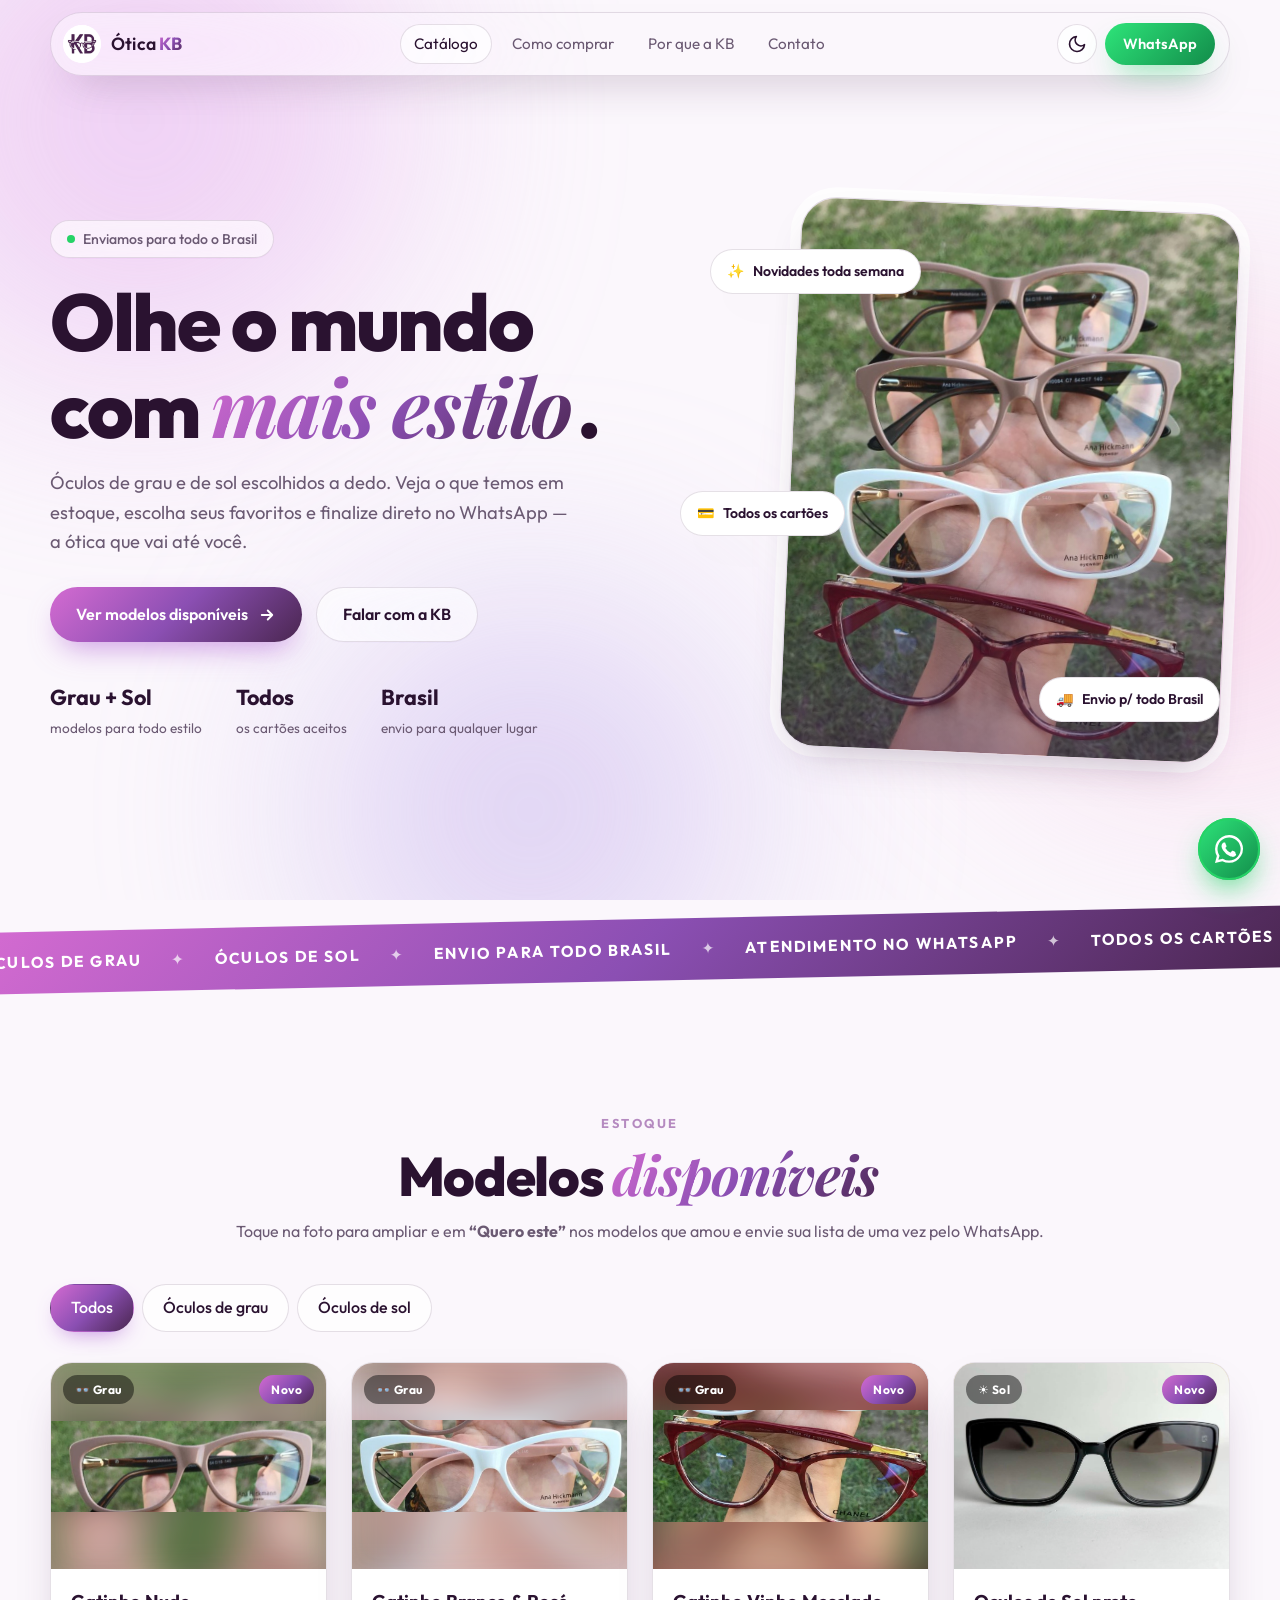
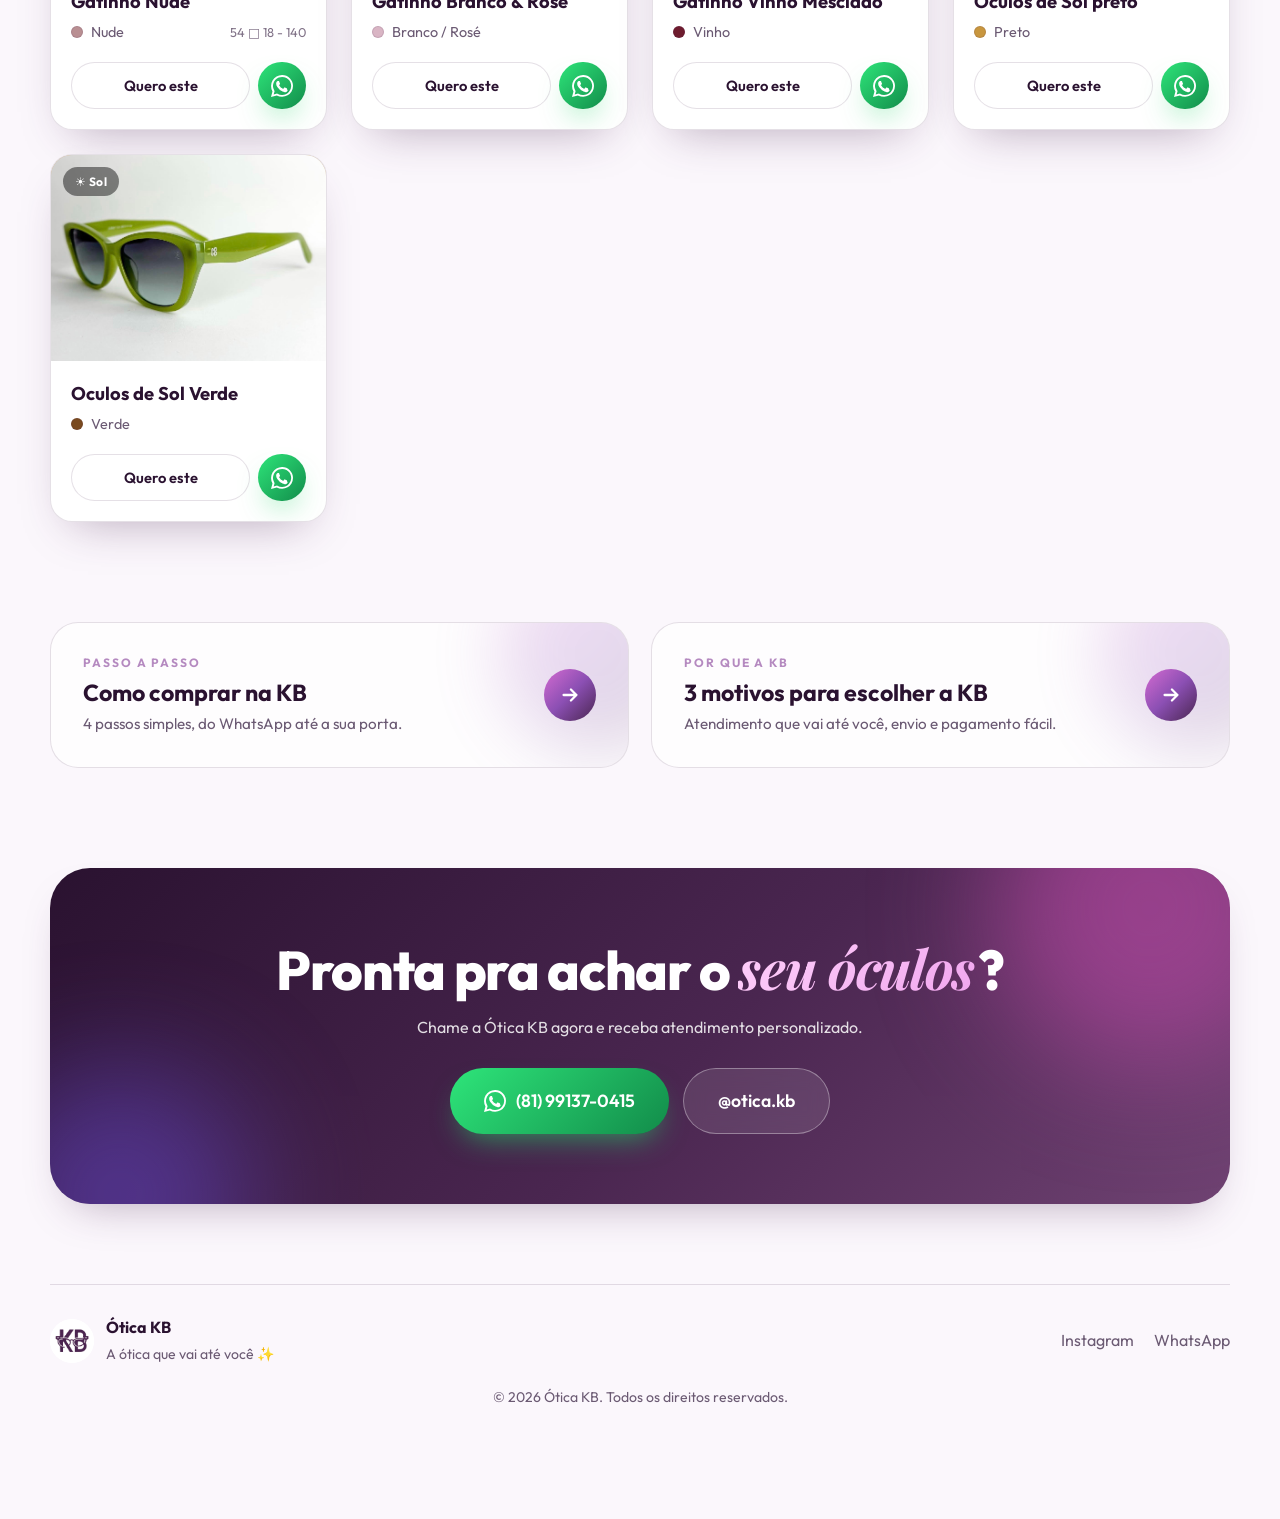
<file: index.html>
<!DOCTYPE html>
<html lang="pt-BR" data-theme="dark">
<head>
  <meta charset="UTF-8" />
  <meta name="viewport" content="width=device-width, initial-scale=1, viewport-fit=cover" />
  <title>Ótica KB — A ótica que vai até você</title>
  <meta name="description" content="Óculos de grau e de sol com envio para todo o Brasil. Escolha seus modelos e peça pelo WhatsApp. Aceitamos todos os cartões." />
  <meta name="theme-color" content="#1a0d1f" />
  <link rel="icon" href="/favicon.ico" sizes="any" />
  <link rel="icon" type="image/png" sizes="32x32" href="/favicon-32x32.png" />
  <link rel="icon" type="image/png" sizes="192x192" href="/icon-192.png" />
  <link rel="apple-touch-icon" href="/apple-touch-icon.png" />
  <meta property="og:type" content="website" />
  <meta property="og:image:width" content="1200" />
  <meta property="og:image:height" content="630" />
  <meta name="twitter:card" content="summary_large_image" />
  <meta property="og:title" content="Ótica KB — A ótica que vai até você" />
  <meta property="og:description" content="Óculos de grau e sol. Enviamos para todo o Brasil." />
  <meta property="og:image" content="https://oticakb.onrender.com/assets/og.jpg" />
  <link rel="preconnect" href="https://fonts.googleapis.com" />
  <link rel="preconnect" href="https://fonts.gstatic.com" crossorigin />
  <link href="https://fonts.googleapis.com/css2?family=Outfit:wght@400;600;800&family=Playfair+Display:ital,wght@1,600;1,700&display=swap" rel="stylesheet" />
  <link rel="stylesheet" href="style.css?v=2" />
  <script>
    try {
      var t = localStorage.getItem("kb-theme");
      if (!t) t = window.matchMedia("(prefers-color-scheme: light)").matches ? "light" : "dark";
      document.documentElement.setAttribute("data-theme", t);
    } catch (e) {}
  </script>
</head>
<body>
  <div class="bg-orbs" aria-hidden="true">
    <span class="orb o1"></span><span class="orb o2"></span><span class="orb o3"></span>
  </div>

  <header class="nav" id="nav">
    <a href="#inicio" class="brand" aria-label="Ótica KB">
      <img src="assets/logo.png" alt="" class="brand-logo" />
      <span class="brand-name">Ótica <b>KB</b></span>
    </a>
    <nav class="nav-links" id="navLinks">
      <a href="#catalogo" class="active">Catálogo</a>
      <a href="como-comprar.html">Como comprar</a>
      <a href="por-que-a-kb.html">Por que a KB</a>
      <a href="#contato">Contato</a>
    </nav>
    <div class="nav-actions">
      <button class="icon-btn" id="themeBtn" aria-label="Alternar tema claro/escuro" title="Alternar tema">
        <svg class="i-sun" viewBox="0 0 24 24" width="20" height="20" fill="none" stroke="currentColor" stroke-width="2" stroke-linecap="round"><circle cx="12" cy="12" r="4"/><path d="M12 2v2M12 20v2M4.9 4.9l1.4 1.4M17.7 17.7l1.4 1.4M2 12h2M20 12h2M4.9 19.1l1.4-1.4M17.7 6.3l1.4-1.4"/></svg>
        <svg class="i-moon" viewBox="0 0 24 24" width="20" height="20" fill="none" stroke="currentColor" stroke-width="2" stroke-linecap="round" stroke-linejoin="round"><path d="M21 12.8A9 9 0 1 1 11.2 3a7 7 0 0 0 9.8 9.8z"/></svg>
      </button>
      <a class="btn btn-wpp btn-sm" href="#" data-wpp="Olá! Vim pelo site da Ótica KB e gostaria de mais informações 😊" target="_blank" rel="noopener">WhatsApp</a>
      <button class="icon-btn menu-btn" id="menuBtn" aria-label="Abrir menu">
        <svg viewBox="0 0 24 24" width="22" height="22" fill="none" stroke="currentColor" stroke-width="2" stroke-linecap="round"><path d="M4 7h16M4 12h16M4 17h16"/></svg>
      </button>
    </div>
  </header>

  <main>
    <section class="hero" id="inicio">
      <div class="hero-text reveal">
        <span class="pill"><i class="dot"></i> Enviamos para todo o Brasil</span>
        <h1>Olhe o mundo com <em>mais estilo</em>.</h1>
        <p class="lead">Óculos de grau e de sol escolhidos a dedo. Veja o que temos em estoque, escolha seus favoritos e finalize direto no WhatsApp — a ótica que vai até você.</p>
        <div class="hero-cta">
          <a href="#catalogo" class="btn btn-primary">Ver modelos disponíveis
            <svg viewBox="0 0 24 24" width="18" height="18" fill="none" stroke="currentColor" stroke-width="2.5" stroke-linecap="round" stroke-linejoin="round"><path d="M5 12h14M13 6l6 6-6 6"/></svg>
          </a>
          <a href="#" class="btn btn-ghost" data-wpp="Olá! Vim pelo site da Ótica KB e quero ajuda para escolher meu óculos 😊" target="_blank" rel="noopener">Falar com a KB</a>
        </div>
        <ul class="hero-stats">
          <li><b>Grau + Sol</b><span>modelos para todo estilo</span></li>
          <li><b>Todos</b><span>os cartões aceitos</span></li>
          <li><b>Brasil</b><span>envio para qualquer lugar</span></li>
        </ul>
      </div>

      <div class="hero-visual reveal" style="--d:.15s">
        <div class="photo-frame">
          <img src="assets/hero.jpg" alt="Armações de óculos de grau da Ótica KB" />
        </div>
        <div class="float-chip chip-a"><span>✨</span> Novidades toda semana</div>
        <div class="float-chip chip-b"><span>💳</span> Todos os cartões</div>
        <div class="float-chip chip-c"><span>🚚</span> Envio p/ todo Brasil</div>
      </div>
    </section>

    <div class="marquee" aria-hidden="true">
      <div class="marquee-track">
        <span>ÓCULOS DE GRAU</span><i>✦</i><span>ÓCULOS DE SOL</span><i>✦</i><span>ENVIO PARA TODO BRASIL</span><i>✦</i><span>ATENDIMENTO NO WHATSAPP</span><i>✦</i><span>TODOS OS CARTÕES</span><i>✦</i>
        <span>ÓCULOS DE GRAU</span><i>✦</i><span>ÓCULOS DE SOL</span><i>✦</i><span>ENVIO PARA TODO BRASIL</span><i>✦</i><span>ATENDIMENTO NO WHATSAPP</span><i>✦</i><span>TODOS OS CARTÕES</span><i>✦</i>
      </div>
    </div>

    <section class="section" id="catalogo">
      <div class="section-head reveal">
        <span class="eyebrow">Estoque</span>
        <h2>Modelos <em>disponíveis</em></h2>
        <p>Toque na foto para ampliar e em <b>“Quero este”</b> nos modelos que amou e envie sua lista de uma vez pelo WhatsApp.</p>
      </div>

      <div class="toolbar reveal">
        <div class="filters" id="filters" role="group" aria-label="Filtrar por tipo">
          <button class="chip active" data-filter="todos">Todos</button>
          <button class="chip" data-filter="grau">Óculos de grau</button>
          <button class="chip" data-filter="sol">Óculos de sol</button>
        </div>
        <div class="tools-right" id="tools">
          <label class="switch">
            <input type="checkbox" id="onlyStock" checked />
            <span class="slider"></span>
            <span class="switch-label">Só disponíveis</span>
          </label>
          <div class="search">
            <svg viewBox="0 0 24 24" width="18" height="18" fill="none" stroke="currentColor" stroke-width="2" stroke-linecap="round"><circle cx="11" cy="11" r="7"/><path d="M20 20l-3.5-3.5"/></svg>
            <input type="search" id="search" placeholder="Buscar modelo ou cor…" aria-label="Buscar" />
          </div>
        </div>
      </div>

      <p class="note" id="grauNote" hidden>👓 <b>Óculos de grau:</b> depois de escolher a armação, mande uma foto da sua receita pelo WhatsApp.</p>
      <div class="grid" id="grid" aria-live="polite"></div>
      <p class="empty" id="empty" hidden>Nenhum modelo encontrado. Chama a gente no WhatsApp que a gente te ajuda! 💜</p>
    </section>

    <section class="quick">
      <a href="como-comprar.html" class="quick-card glass reveal">
        <div><small>Passo a passo</small><h3>Como comprar na KB</h3><p>4 passos simples, do WhatsApp até a sua porta.</p></div>
        <span class="quick-arrow"><svg viewBox="0 0 24 24" width="22" height="22" fill="none" stroke="currentColor" stroke-width="2.5" stroke-linecap="round" stroke-linejoin="round"><path d="M5 12h14M13 6l6 6-6 6"/></svg></span>
      </a>
      <a href="por-que-a-kb.html" class="quick-card glass reveal" style="--d:.1s">
        <div><small>Por que a KB</small><h3>3 motivos para escolher a KB</h3><p>Atendimento que vai até você, envio e pagamento fácil.</p></div>
        <span class="quick-arrow"><svg viewBox="0 0 24 24" width="22" height="22" fill="none" stroke="currentColor" stroke-width="2.5" stroke-linecap="round" stroke-linejoin="round"><path d="M5 12h14M13 6l6 6-6 6"/></svg></span>
      </a>
    </section>

    <section class="cta reveal" id="contato">
      <div class="cta-inner">
        <h2>Pronta pra achar o <em>seu óculos</em>?</h2>
        <p>Chame a Ótica KB agora e receba atendimento personalizado.</p>
        <div class="cta-actions">
          <a href="#" class="btn btn-wpp btn-lg" data-wpp="Olá! Vim pelo site da Ótica KB e quero escolher meu óculos 😊" target="_blank" rel="noopener">
            <svg viewBox="0 0 24 24" width="22" height="22" fill="currentColor"><path d="M20.5 3.5A11.8 11.8 0 0 0 12 0 12 12 0 0 0 1.6 17.9L0 24l6.3-1.6A12 12 0 0 0 24 12a11.8 11.8 0 0 0-3.5-8.5zM12 21.9a9.9 9.9 0 0 1-5-1.4l-.4-.2-3.7 1 1-3.6-.2-.4A9.9 9.9 0 1 1 12 21.9zm5.4-7.4c-.3-.1-1.8-.9-2-1s-.5-.1-.7.1-.8 1-1 1.2-.4.2-.7.1a8 8 0 0 1-4-3.5c-.3-.5.3-.5.8-1.6a.6.6 0 0 0 0-.6c-.1-.1-.7-1.6-.9-2.2s-.5-.5-.7-.5h-.6a1.2 1.2 0 0 0-.9.4 3.7 3.7 0 0 0-1.1 2.7 6.4 6.4 0 0 0 1.3 3.4 14.7 14.7 0 0 0 5.7 5c2.1.9 2.9.8 3.4.7a2.9 2.9 0 0 0 1.9-1.3 2.3 2.3 0 0 0 .2-1.3c-.1-.1-.3-.2-.6-.3z"/></svg>
            <span>(81) 99137-0415</span>
          </a>
          <a href="https://www.instagram.com/otica.kb" class="btn btn-ghost btn-lg" target="_blank" rel="noopener">@otica.kb</a>
        </div>
      </div>
    </section>

  </main>

  <footer class="footer">
    <div class="foot-brand">
      <img src="assets/logo.png" alt="" />
      <div><b>Ótica KB</b><span>A ótica que vai até você ✨</span></div>
    </div>
    <div class="foot-links">
      <a href="https://www.instagram.com/otica.kb" target="_blank" rel="noopener">Instagram</a>
      <a href="#" data-wpp="Olá! Vim pelo site da Ótica KB 😊" target="_blank" rel="noopener">WhatsApp</a>
    </div>
    <small>© <span id="year"></span> Ótica KB. Todos os direitos reservados.</small>
  </footer>

  <div class="pickbar" id="pickbar" hidden>
    <div class="pick-info"><b id="pickCount">0</b> <span id="pickLabel">modelo selecionado</span>
      <button class="link" id="pickClear" type="button">limpar</button>
    </div>
    <a href="#" class="btn btn-wpp" id="pickSend" target="_blank" rel="noopener">Enviar lista no WhatsApp</a>
  </div>

  <a href="#" class="fab" id="fab" data-wpp="Olá! Vim pelo site da Ótica KB 😊" target="_blank" rel="noopener" aria-label="Falar no WhatsApp">
    <svg viewBox="0 0 24 24" width="28" height="28" fill="currentColor"><path d="M20.5 3.5A11.8 11.8 0 0 0 12 0 12 12 0 0 0 1.6 17.9L0 24l6.3-1.6A12 12 0 0 0 24 12a11.8 11.8 0 0 0-3.5-8.5zM12 21.9a9.9 9.9 0 0 1-5-1.4l-.4-.2-3.7 1 1-3.6-.2-.4A9.9 9.9 0 1 1 12 21.9zm5.4-7.4c-.3-.1-1.8-.9-2-1s-.5-.1-.7.1-.8 1-1 1.2-.4.2-.7.1a8 8 0 0 1-4-3.5c-.3-.5.3-.5.8-1.6a.6.6 0 0 0 0-.6c-.1-.1-.7-1.6-.9-2.2s-.5-.5-.7-.5h-.6a1.2 1.2 0 0 0-.9.4 3.7 3.7 0 0 0-1.1 2.7 6.4 6.4 0 0 0 1.3 3.4 14.7 14.7 0 0 0 5.7 5c2.1.9 2.9.8 3.4.7a2.9 2.9 0 0 0 1.9-1.3 2.3 2.3 0 0 0 .2-1.3c-.1-.1-.3-.2-.6-.3z"/></svg>
  </a>

  <script src="products.js?v=2"></script>
  <script src="script.js?v=2"></script>
  <dialog class="zoom" id="zoom"><button type="button" class="zoom-x" id="zoomX" aria-label="Fechar">✕</button><img id="zoomImg" alt="" /><p id="zoomCap"></p></dialog>
</body>
</html>
</file>
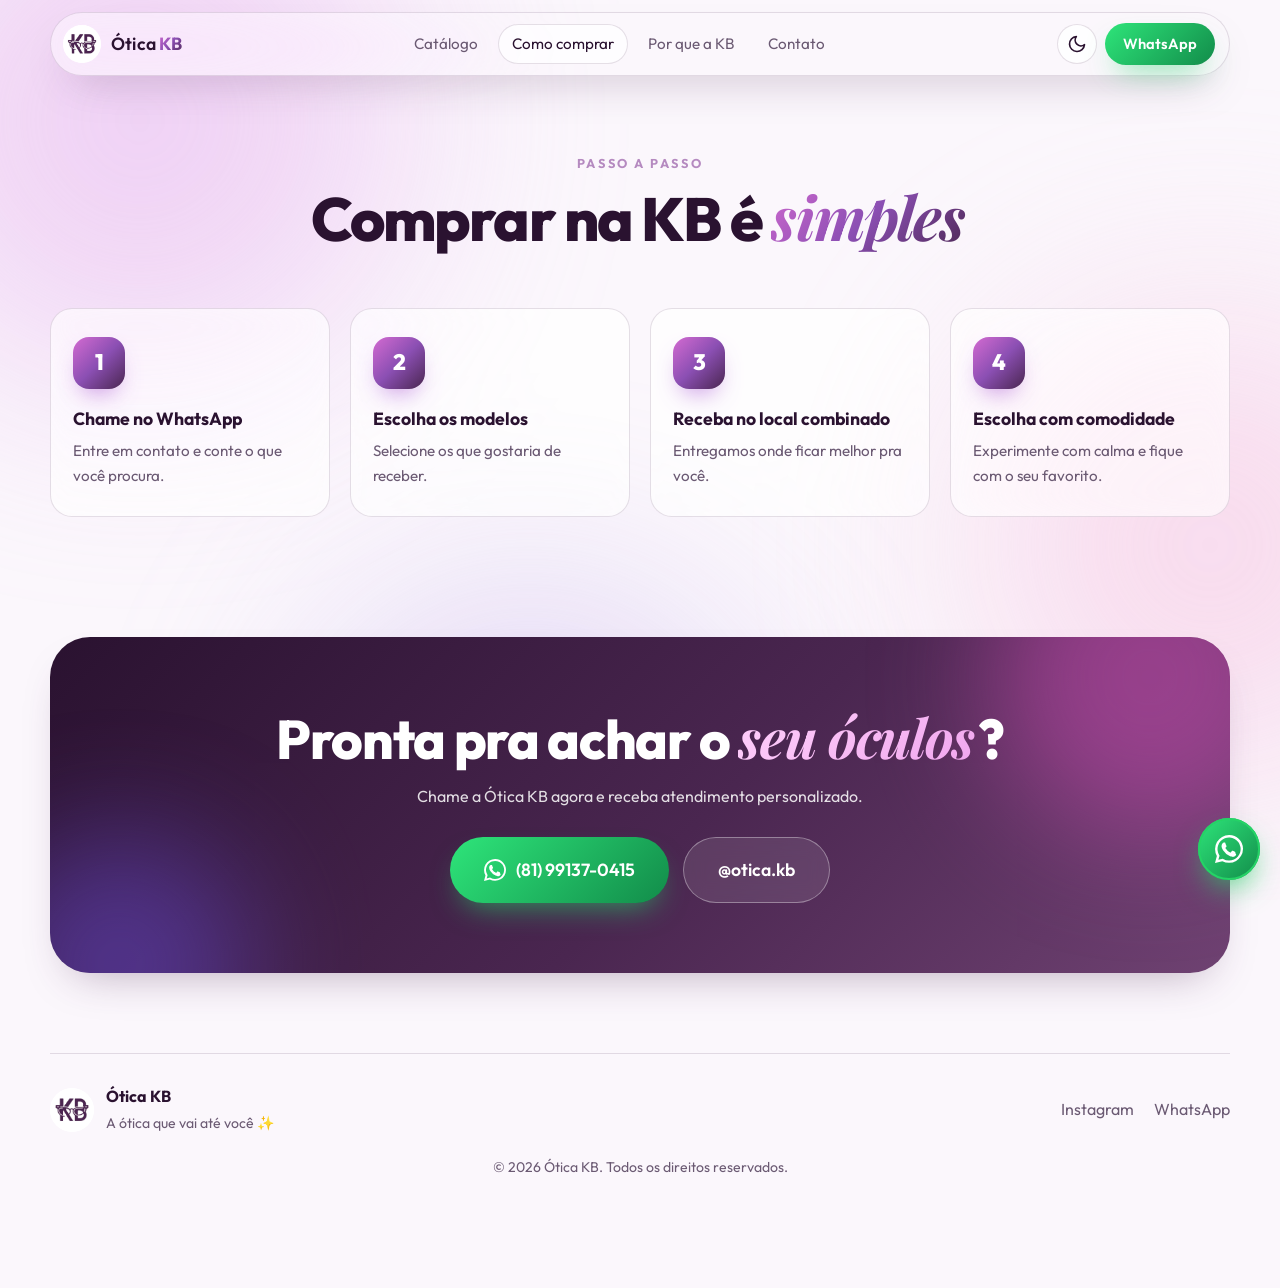
<file: como-comprar.html>
<!DOCTYPE html>
<html lang="pt-BR" data-theme="dark">
<head>
  <meta charset="UTF-8" />
  <meta name="viewport" content="width=device-width, initial-scale=1, viewport-fit=cover" />
  <title>Como comprar — Ótica KB</title>
  <meta name="description" content="Veja o passo a passo para comprar na Ótica KB: chame no WhatsApp, escolha os modelos e receba no local combinado." />
  <meta name="theme-color" content="#1a0d1f" />
  <link rel="icon" href="/favicon.ico" sizes="any" />
  <link rel="icon" type="image/png" sizes="32x32" href="/favicon-32x32.png" />
  <link rel="icon" type="image/png" sizes="192x192" href="/icon-192.png" />
  <link rel="apple-touch-icon" href="/apple-touch-icon.png" />
  <meta property="og:type" content="website" />
  <meta property="og:image:width" content="1200" />
  <meta property="og:image:height" content="630" />
  <meta name="twitter:card" content="summary_large_image" />
  <meta property="og:title" content="Como comprar — Ótica KB" />
  <meta property="og:description" content="Óculos de grau e sol. Enviamos para todo o Brasil." />
  <meta property="og:image" content="https://oticakb.onrender.com/assets/og.jpg" />
  <link rel="preconnect" href="https://fonts.googleapis.com" />
  <link rel="preconnect" href="https://fonts.gstatic.com" crossorigin />
  <link href="https://fonts.googleapis.com/css2?family=Outfit:wght@400;600;800&family=Playfair+Display:ital,wght@1,600;1,700&display=swap" rel="stylesheet" />
  <link rel="stylesheet" href="style.css?v=2" />
  <script>
    try {
      var t = localStorage.getItem("kb-theme");
      if (!t) t = window.matchMedia("(prefers-color-scheme: light)").matches ? "light" : "dark";
      document.documentElement.setAttribute("data-theme", t);
    } catch (e) {}
  </script>
</head>
<body>
  <div class="bg-orbs" aria-hidden="true">
    <span class="orb o1"></span><span class="orb o2"></span><span class="orb o3"></span>
  </div>

  <header class="nav" id="nav">
    <a href="index.html" class="brand" aria-label="Ótica KB">
      <img src="assets/logo.png" alt="" class="brand-logo" />
      <span class="brand-name">Ótica <b>KB</b></span>
    </a>
    <nav class="nav-links" id="navLinks">
      <a href="index.html#catalogo">Catálogo</a>
      <a href="como-comprar.html" class="active">Como comprar</a>
      <a href="por-que-a-kb.html">Por que a KB</a>
      <a href="#contato">Contato</a>
    </nav>
    <div class="nav-actions">
      <button class="icon-btn" id="themeBtn" aria-label="Alternar tema claro/escuro" title="Alternar tema">
        <svg class="i-sun" viewBox="0 0 24 24" width="20" height="20" fill="none" stroke="currentColor" stroke-width="2" stroke-linecap="round"><circle cx="12" cy="12" r="4"/><path d="M12 2v2M12 20v2M4.9 4.9l1.4 1.4M17.7 17.7l1.4 1.4M2 12h2M20 12h2M4.9 19.1l1.4-1.4M17.7 6.3l1.4-1.4"/></svg>
        <svg class="i-moon" viewBox="0 0 24 24" width="20" height="20" fill="none" stroke="currentColor" stroke-width="2" stroke-linecap="round" stroke-linejoin="round"><path d="M21 12.8A9 9 0 1 1 11.2 3a7 7 0 0 0 9.8 9.8z"/></svg>
      </button>
      <a class="btn btn-wpp btn-sm" href="#" data-wpp="Olá! Vim pelo site da Ótica KB e gostaria de mais informações 😊" target="_blank" rel="noopener">WhatsApp</a>
      <button class="icon-btn menu-btn" id="menuBtn" aria-label="Abrir menu">
        <svg viewBox="0 0 24 24" width="22" height="22" fill="none" stroke="currentColor" stroke-width="2" stroke-linecap="round"><path d="M4 7h16M4 12h16M4 17h16"/></svg>
      </button>
    </div>
  </header>

  <main>
    <section class="section page-top" id="como-comprar">
      <div class="section-head reveal">
        <span class="eyebrow">Passo a passo</span>
        <h1 class="page-title">Comprar na KB é <em>simples</em></h1>
      </div>
      <ol class="steps">
        <li class="step reveal"><span class="num">1</span><h3>Chame no WhatsApp</h3><p>Entre em contato e conte o que você procura.</p></li>
        <li class="step reveal" style="--d:.08s"><span class="num">2</span><h3>Escolha os modelos</h3><p>Selecione os que gostaria de receber.</p></li>
        <li class="step reveal" style="--d:.16s"><span class="num">3</span><h3>Receba no local combinado</h3><p>Entregamos onde ficar melhor pra você.</p></li>
        <li class="step reveal" style="--d:.24s"><span class="num">4</span><h3>Escolha com comodidade</h3><p>Experimente com calma e fique com o seu favorito.</p></li>
      </ol>
    </section>

    <section class="cta reveal" id="contato">
      <div class="cta-inner">
        <h2>Pronta pra achar o <em>seu óculos</em>?</h2>
        <p>Chame a Ótica KB agora e receba atendimento personalizado.</p>
        <div class="cta-actions">
          <a href="#" class="btn btn-wpp btn-lg" data-wpp="Olá! Vim pelo site da Ótica KB e quero escolher meu óculos 😊" target="_blank" rel="noopener">
            <svg viewBox="0 0 24 24" width="22" height="22" fill="currentColor"><path d="M20.5 3.5A11.8 11.8 0 0 0 12 0 12 12 0 0 0 1.6 17.9L0 24l6.3-1.6A12 12 0 0 0 24 12a11.8 11.8 0 0 0-3.5-8.5zM12 21.9a9.9 9.9 0 0 1-5-1.4l-.4-.2-3.7 1 1-3.6-.2-.4A9.9 9.9 0 1 1 12 21.9zm5.4-7.4c-.3-.1-1.8-.9-2-1s-.5-.1-.7.1-.8 1-1 1.2-.4.2-.7.1a8 8 0 0 1-4-3.5c-.3-.5.3-.5.8-1.6a.6.6 0 0 0 0-.6c-.1-.1-.7-1.6-.9-2.2s-.5-.5-.7-.5h-.6a1.2 1.2 0 0 0-.9.4 3.7 3.7 0 0 0-1.1 2.7 6.4 6.4 0 0 0 1.3 3.4 14.7 14.7 0 0 0 5.7 5c2.1.9 2.9.8 3.4.7a2.9 2.9 0 0 0 1.9-1.3 2.3 2.3 0 0 0 .2-1.3c-.1-.1-.3-.2-.6-.3z"/></svg>
            <span>(81) 99137-0415</span>
          </a>
          <a href="https://www.instagram.com/otica.kb" class="btn btn-ghost btn-lg" target="_blank" rel="noopener">@otica.kb</a>
        </div>
      </div>
    </section>

  </main>

  <footer class="footer">
    <div class="foot-brand">
      <img src="assets/logo.png" alt="" />
      <div><b>Ótica KB</b><span>A ótica que vai até você ✨</span></div>
    </div>
    <div class="foot-links">
      <a href="https://www.instagram.com/otica.kb" target="_blank" rel="noopener">Instagram</a>
      <a href="#" data-wpp="Olá! Vim pelo site da Ótica KB 😊" target="_blank" rel="noopener">WhatsApp</a>
    </div>
    <small>© <span id="year"></span> Ótica KB. Todos os direitos reservados.</small>
  </footer>

  <a href="#" class="fab" data-wpp="Olá! Vim pelo site da Ótica KB 😊" target="_blank" rel="noopener" aria-label="Falar no WhatsApp">
    <svg viewBox="0 0 24 24" width="28" height="28" fill="currentColor"><path d="M20.5 3.5A11.8 11.8 0 0 0 12 0 12 12 0 0 0 1.6 17.9L0 24l6.3-1.6A12 12 0 0 0 24 12a11.8 11.8 0 0 0-3.5-8.5zM12 21.9a9.9 9.9 0 0 1-5-1.4l-.4-.2-3.7 1 1-3.6-.2-.4A9.9 9.9 0 1 1 12 21.9zm5.4-7.4c-.3-.1-1.8-.9-2-1s-.5-.1-.7.1-.8 1-1 1.2-.4.2-.7.1a8 8 0 0 1-4-3.5c-.3-.5.3-.5.8-1.6a.6.6 0 0 0 0-.6c-.1-.1-.7-1.6-.9-2.2s-.5-.5-.7-.5h-.6a1.2 1.2 0 0 0-.9.4 3.7 3.7 0 0 0-1.1 2.7 6.4 6.4 0 0 0 1.3 3.4 14.7 14.7 0 0 0 5.7 5c2.1.9 2.9.8 3.4.7a2.9 2.9 0 0 0 1.9-1.3 2.3 2.3 0 0 0 .2-1.3c-.1-.1-.3-.2-.6-.3z"/></svg>
  </a>

  <script src="products.js?v=2"></script>
  <script src="script.js?v=2"></script>
</body>
</html>
</file>
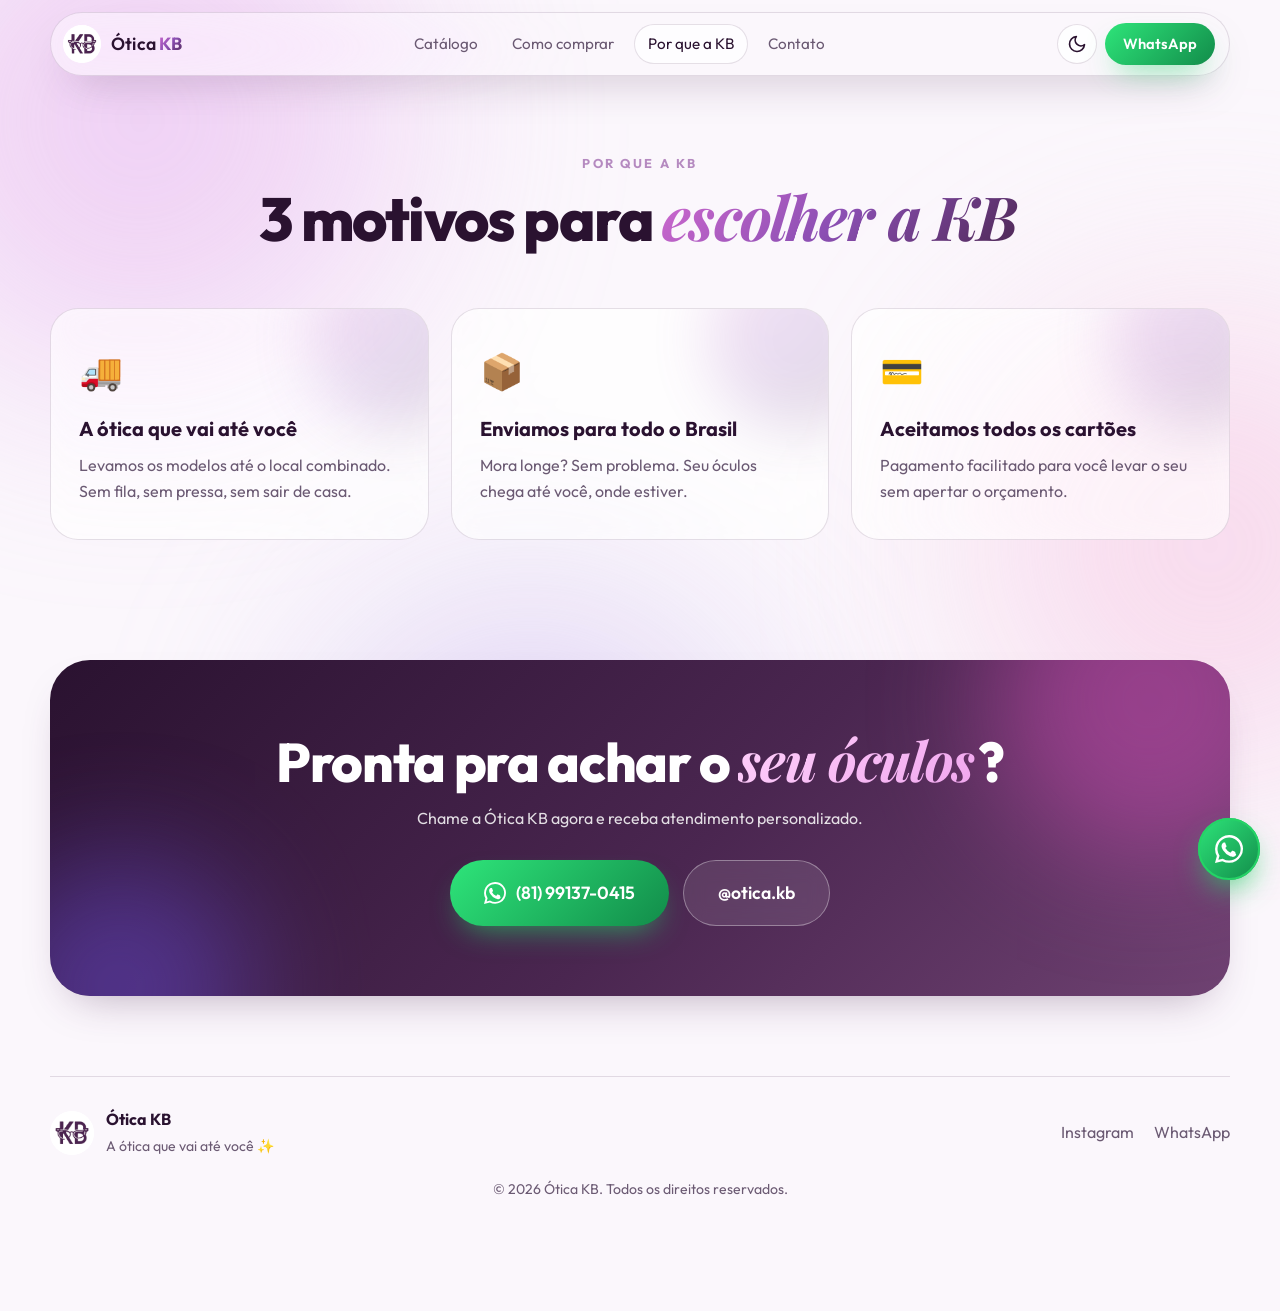
<file: por-que-a-kb.html>
<!DOCTYPE html>
<html lang="pt-BR" data-theme="dark">
<head>
  <meta charset="UTF-8" />
  <meta name="viewport" content="width=device-width, initial-scale=1, viewport-fit=cover" />
  <title>Por que a KB — Ótica KB</title>
  <meta name="description" content="A ótica que vai até você, envio para todo o Brasil e todos os cartões aceitos. Conheça a Ótica KB." />
  <meta name="theme-color" content="#1a0d1f" />
  <link rel="icon" href="/favicon.ico" sizes="any" />
  <link rel="icon" type="image/png" sizes="32x32" href="/favicon-32x32.png" />
  <link rel="icon" type="image/png" sizes="192x192" href="/icon-192.png" />
  <link rel="apple-touch-icon" href="/apple-touch-icon.png" />
  <meta property="og:type" content="website" />
  <meta property="og:image:width" content="1200" />
  <meta property="og:image:height" content="630" />
  <meta name="twitter:card" content="summary_large_image" />
  <meta property="og:title" content="Por que a KB — Ótica KB" />
  <meta property="og:description" content="Óculos de grau e sol. Enviamos para todo o Brasil." />
  <meta property="og:image" content="https://oticakb.onrender.com/assets/og.jpg" />
  <link rel="preconnect" href="https://fonts.googleapis.com" />
  <link rel="preconnect" href="https://fonts.gstatic.com" crossorigin />
  <link href="https://fonts.googleapis.com/css2?family=Outfit:wght@400;600;800&family=Playfair+Display:ital,wght@1,600;1,700&display=swap" rel="stylesheet" />
  <link rel="stylesheet" href="style.css?v=2" />
  <script>
    try {
      var t = localStorage.getItem("kb-theme");
      if (!t) t = window.matchMedia("(prefers-color-scheme: light)").matches ? "light" : "dark";
      document.documentElement.setAttribute("data-theme", t);
    } catch (e) {}
  </script>
</head>
<body>
  <div class="bg-orbs" aria-hidden="true">
    <span class="orb o1"></span><span class="orb o2"></span><span class="orb o3"></span>
  </div>

  <header class="nav" id="nav">
    <a href="index.html" class="brand" aria-label="Ótica KB">
      <img src="assets/logo.png" alt="" class="brand-logo" />
      <span class="brand-name">Ótica <b>KB</b></span>
    </a>
    <nav class="nav-links" id="navLinks">
      <a href="index.html#catalogo">Catálogo</a>
      <a href="como-comprar.html">Como comprar</a>
      <a href="por-que-a-kb.html" class="active">Por que a KB</a>
      <a href="#contato">Contato</a>
    </nav>
    <div class="nav-actions">
      <button class="icon-btn" id="themeBtn" aria-label="Alternar tema claro/escuro" title="Alternar tema">
        <svg class="i-sun" viewBox="0 0 24 24" width="20" height="20" fill="none" stroke="currentColor" stroke-width="2" stroke-linecap="round"><circle cx="12" cy="12" r="4"/><path d="M12 2v2M12 20v2M4.9 4.9l1.4 1.4M17.7 17.7l1.4 1.4M2 12h2M20 12h2M4.9 19.1l1.4-1.4M17.7 6.3l1.4-1.4"/></svg>
        <svg class="i-moon" viewBox="0 0 24 24" width="20" height="20" fill="none" stroke="currentColor" stroke-width="2" stroke-linecap="round" stroke-linejoin="round"><path d="M21 12.8A9 9 0 1 1 11.2 3a7 7 0 0 0 9.8 9.8z"/></svg>
      </button>
      <a class="btn btn-wpp btn-sm" href="#" data-wpp="Olá! Vim pelo site da Ótica KB e gostaria de mais informações 😊" target="_blank" rel="noopener">WhatsApp</a>
      <button class="icon-btn menu-btn" id="menuBtn" aria-label="Abrir menu">
        <svg viewBox="0 0 24 24" width="22" height="22" fill="none" stroke="currentColor" stroke-width="2" stroke-linecap="round"><path d="M4 7h16M4 12h16M4 17h16"/></svg>
      </button>
    </div>
  </header>

  <main>
    <section class="section page-top" id="motivos">
      <div class="section-head reveal">
        <span class="eyebrow">Por que a KB</span>
        <h1 class="page-title">3 motivos para <em>escolher a KB</em></h1>
      </div>
      <div class="reasons">
        <article class="reason glass reveal">
          <div class="r-ico">🚚</div>
          <h3>A ótica que vai até você</h3>
          <p>Levamos os modelos até o local combinado. Sem fila, sem pressa, sem sair de casa.</p>
        </article>
        <article class="reason glass reveal" style="--d:.1s">
          <div class="r-ico">📦</div>
          <h3>Enviamos para todo o Brasil</h3>
          <p>Mora longe? Sem problema. Seu óculos chega até você, onde estiver.</p>
        </article>
        <article class="reason glass reveal" style="--d:.2s">
          <div class="r-ico">💳</div>
          <h3>Aceitamos todos os cartões</h3>
          <p>Pagamento facilitado para você levar o seu sem apertar o orçamento.</p>
        </article>
      </div>
    </section>

    <section class="cta reveal" id="contato">
      <div class="cta-inner">
        <h2>Pronta pra achar o <em>seu óculos</em>?</h2>
        <p>Chame a Ótica KB agora e receba atendimento personalizado.</p>
        <div class="cta-actions">
          <a href="#" class="btn btn-wpp btn-lg" data-wpp="Olá! Vim pelo site da Ótica KB e quero escolher meu óculos 😊" target="_blank" rel="noopener">
            <svg viewBox="0 0 24 24" width="22" height="22" fill="currentColor"><path d="M20.5 3.5A11.8 11.8 0 0 0 12 0 12 12 0 0 0 1.6 17.9L0 24l6.3-1.6A12 12 0 0 0 24 12a11.8 11.8 0 0 0-3.5-8.5zM12 21.9a9.9 9.9 0 0 1-5-1.4l-.4-.2-3.7 1 1-3.6-.2-.4A9.9 9.9 0 1 1 12 21.9zm5.4-7.4c-.3-.1-1.8-.9-2-1s-.5-.1-.7.1-.8 1-1 1.2-.4.2-.7.1a8 8 0 0 1-4-3.5c-.3-.5.3-.5.8-1.6a.6.6 0 0 0 0-.6c-.1-.1-.7-1.6-.9-2.2s-.5-.5-.7-.5h-.6a1.2 1.2 0 0 0-.9.4 3.7 3.7 0 0 0-1.1 2.7 6.4 6.4 0 0 0 1.3 3.4 14.7 14.7 0 0 0 5.7 5c2.1.9 2.9.8 3.4.7a2.9 2.9 0 0 0 1.9-1.3 2.3 2.3 0 0 0 .2-1.3c-.1-.1-.3-.2-.6-.3z"/></svg>
            <span>(81) 99137-0415</span>
          </a>
          <a href="https://www.instagram.com/otica.kb" class="btn btn-ghost btn-lg" target="_blank" rel="noopener">@otica.kb</a>
        </div>
      </div>
    </section>

  </main>

  <footer class="footer">
    <div class="foot-brand">
      <img src="assets/logo.png" alt="" />
      <div><b>Ótica KB</b><span>A ótica que vai até você ✨</span></div>
    </div>
    <div class="foot-links">
      <a href="https://www.instagram.com/otica.kb" target="_blank" rel="noopener">Instagram</a>
      <a href="#" data-wpp="Olá! Vim pelo site da Ótica KB 😊" target="_blank" rel="noopener">WhatsApp</a>
    </div>
    <small>© <span id="year"></span> Ótica KB. Todos os direitos reservados.</small>
  </footer>

  <a href="#" class="fab" data-wpp="Olá! Vim pelo site da Ótica KB 😊" target="_blank" rel="noopener" aria-label="Falar no WhatsApp">
    <svg viewBox="0 0 24 24" width="28" height="28" fill="currentColor"><path d="M20.5 3.5A11.8 11.8 0 0 0 12 0 12 12 0 0 0 1.6 17.9L0 24l6.3-1.6A12 12 0 0 0 24 12a11.8 11.8 0 0 0-3.5-8.5zM12 21.9a9.9 9.9 0 0 1-5-1.4l-.4-.2-3.7 1 1-3.6-.2-.4A9.9 9.9 0 1 1 12 21.9zm5.4-7.4c-.3-.1-1.8-.9-2-1s-.5-.1-.7.1-.8 1-1 1.2-.4.2-.7.1a8 8 0 0 1-4-3.5c-.3-.5.3-.5.8-1.6a.6.6 0 0 0 0-.6c-.1-.1-.7-1.6-.9-2.2s-.5-.5-.7-.5h-.6a1.2 1.2 0 0 0-.9.4 3.7 3.7 0 0 0-1.1 2.7 6.4 6.4 0 0 0 1.3 3.4 14.7 14.7 0 0 0 5.7 5c2.1.9 2.9.8 3.4.7a2.9 2.9 0 0 0 1.9-1.3 2.3 2.3 0 0 0 .2-1.3c-.1-.1-.3-.2-.6-.3z"/></svg>
  </a>

  <script src="products.js?v=2"></script>
  <script src="script.js?v=2"></script>
</body>
</html>
</file>
<file: style.css>
/* ===== TEMAS ===== */
:root {
  --purple-900: #1a0d1f;
  --purple-800: #2a1230;
  --purple-700: #4a2650;
  --purple-600: #6f4272;
  --purple-400: #b58ac0;
  --lilac: #b9a9c3;
  --pink: #f0a5ee;
  --wpp: #25d366;
  --wpp-dark: #128c4a;
  --radius: 22px;
  --ease: cubic-bezier(.2, .8, .2, 1);
}
[data-theme="dark"] {
  --bg: #120a16;
  --bg-2: #1b0f21;
  --text: #f6eef8;
  --muted: #b9a8c2;
  --card: rgba(255, 255, 255, .06);
  --card-solid: #231429;
  --border: rgba(255, 255, 255, .12);
  --shadow: 0 20px 50px -20px rgba(0, 0, 0, .7);
  --grad: linear-gradient(135deg, #f0a5ee 0%, #b36ad6 45%, #7a4a9c 100%);
  --orb1: #7a2fa0; --orb2: #d44fb8; --orb3: #3b2a8f;
  --nav-bg: rgba(18, 10, 22, .6);
}
[data-theme="light"] {
  --bg: #fbf7fc;
  --bg-2: #f1e8f4;
  --text: #2a1230;
  --muted: #6b5a73;
  --card: rgba(255, 255, 255, .7);
  --card-solid: #ffffff;
  --border: rgba(74, 38, 80, .14);
  --shadow: 0 20px 45px -22px rgba(74, 38, 80, .4);
  --grad: linear-gradient(135deg, #d46bd1 0%, #8b4fb3 50%, #4a2650 100%);
  --orb1: #e7b5ef; --orb2: #f6c4e2; --orb3: #c9b6ee;
  --nav-bg: rgba(251, 247, 252, .7);
}

* { box-sizing: border-box; margin: 0; padding: 0; }
html { scroll-behavior: smooth; scroll-padding-top: 84px; }
body {
  font-family: "Outfit", system-ui, sans-serif;
  background: var(--bg);
  color: var(--text);
  line-height: 1.6;
  overflow-x: hidden;
  transition: background .4s, color .4s;
}
img { max-width: 100%; display: block; }
a { color: inherit; text-decoration: none; }
button { font: inherit; color: inherit; cursor: pointer; border: 0; background: none; }
em { font-family: "Playfair Display", serif; font-style: italic; font-weight: 700;
  background: var(--grad); -webkit-background-clip: text; background-clip: text; color: transparent; padding-right: .08em; }

/* ===== FUNDO ===== */
.bg-orbs { position: fixed; inset: 0; z-index: -1; overflow: hidden; pointer-events: none; }
.orb { position: absolute; border-radius: 50%; filter: blur(110px); opacity: .45; animation: drift 18s ease-in-out infinite alternate; }
[data-theme="light"] .orb { opacity: .55; }
.o1 { width: 520px; height: 520px; background: var(--orb1); top: -140px; left: -120px; }
.o2 { width: 460px; height: 460px; background: var(--orb2); top: 35%; right: -160px; animation-delay: -6s; }
.o3 { width: 420px; height: 420px; background: var(--orb3); bottom: -120px; left: 25%; animation-delay: -12s; }
@keyframes drift { to { transform: translate(60px, 40px) scale(1.15); } }

/* ===== NAV ===== */
.nav {
  position: fixed; top: 12px; left: 50%; transform: translateX(-50%);
  width: min(1180px, calc(100% - 24px)); z-index: 50;
  display: flex; align-items: center; justify-content: space-between; gap: 16px;
  padding: 10px 14px 10px 12px;
  background: var(--nav-bg); backdrop-filter: blur(18px) saturate(1.4); -webkit-backdrop-filter: blur(18px) saturate(1.4);
  border: 1px solid var(--border); border-radius: 999px; box-shadow: var(--shadow);
}
.brand { display: flex; align-items: center; gap: 10px; font-weight: 600; }
.brand-logo { width: 38px; height: 38px; border-radius: 50%; background: #fff; }
.brand-name { font-size: 1.1rem; letter-spacing: .01em; }
.brand-name b { background: var(--grad); -webkit-background-clip: text; background-clip: text; color: transparent; }
.nav-links { display: flex; gap: 6px; }
.nav-links a { padding: 8px 14px; border-radius: 999px; font-size: .95rem; color: var(--muted); transition: .25s; }
.nav-links a:hover { color: var(--text); background: var(--card); }
.nav-actions { display: flex; align-items: center; gap: 8px; }
.icon-btn { width: 40px; height: 40px; border-radius: 50%; display: grid; place-items: center; background: var(--card); border: 1px solid var(--border); transition: .25s; }
.icon-btn:hover { transform: rotate(12deg) scale(1.06); }
.i-moon { display: none; }
[data-theme="light"] .i-sun { display: none; }
[data-theme="light"] .i-moon { display: block; }
.menu-btn { display: none; }

/* ===== BOTÕES ===== */
.btn {
  display: inline-flex; align-items: center; justify-content: center; gap: 10px;
  padding: 14px 26px; border-radius: 999px; font-weight: 600; font-size: 1rem;
  transition: transform .3s var(--ease), box-shadow .3s, background .3s; position: relative; overflow: hidden; white-space: nowrap;
}
.btn:hover { transform: translateY(-3px); }
.btn:active { transform: translateY(0) scale(.98); }
.btn-sm { padding: 9px 18px; font-size: .92rem; }
.btn-lg { padding: 18px 34px; font-size: 1.1rem; }
.btn-primary { background: var(--grad); color: #fff; box-shadow: 0 14px 30px -10px rgba(179, 106, 214, .7); }
.btn-primary::after, .btn-wpp::after {
  content: ""; position: absolute; inset: 0; background: linear-gradient(110deg, transparent 30%, rgba(255,255,255,.35) 50%, transparent 70%);
  transform: translateX(-120%); transition: transform .7s;
}
.btn-primary:hover::after, .btn-wpp:hover::after { transform: translateX(120%); }
.btn-ghost { border: 1.5px solid var(--border); background: var(--card); backdrop-filter: blur(10px); }
.btn-ghost:hover { border-color: var(--purple-400); }
.btn-wpp { background: linear-gradient(135deg, #2ee57a, #128c4a); color: #fff; box-shadow: 0 14px 30px -12px rgba(37, 211, 102, .7); }

/* ===== HERO ===== */
.hero {
  min-height: 100svh; width: min(1180px, 100% - 32px); margin: 0 auto;
  display: grid; grid-template-columns: 1.1fr .9fr; gap: 48px; align-items: center; padding: 120px 0 60px;
}
.pill { display: inline-flex; align-items: center; gap: 8px; padding: 7px 16px; border-radius: 999px; font-size: .88rem; font-weight: 500;
  background: var(--card); border: 1px solid var(--border); backdrop-filter: blur(10px); color: var(--muted); }
.dot { width: 8px; height: 8px; border-radius: 50%; background: var(--wpp); box-shadow: 0 0 0 0 rgba(37,211,102,.7); animation: ping 1.8s infinite; }
@keyframes ping { 70% { box-shadow: 0 0 0 10px rgba(37,211,102,0); } 100% { box-shadow: 0 0 0 0 rgba(37,211,102,0); } }
h1 { font-size: clamp(2.6rem, 6.4vw, 5rem); line-height: 1.04; font-weight: 800; letter-spacing: -.03em; margin: 22px 0 18px; }
.lead { font-size: 1.15rem; color: var(--muted); max-width: 520px; }
.hero-cta { display: flex; flex-wrap: wrap; gap: 14px; margin: 30px 0 38px; }
.hero-stats { list-style: none; display: flex; gap: 34px; flex-wrap: wrap; }
.hero-stats b { display: block; font-size: 1.35rem; font-weight: 700; }
.hero-stats span { font-size: .85rem; color: var(--muted); }

.hero-visual { position: relative; }
.photo-frame {
  position: relative; border-radius: 36px; overflow: hidden; aspect-ratio: 4 / 5; max-width: 440px; margin-left: auto;
  border: 1px solid var(--border); box-shadow: var(--shadow), 0 0 0 10px var(--card);
  transform: rotate(2.5deg); transition: transform .6s var(--ease);
}
.photo-frame:hover { transform: rotate(0) scale(1.02); }
.photo-frame::before { content: ""; position: absolute; inset: 0; z-index: 1; pointer-events: none;
  background: linear-gradient(180deg, transparent 55%, rgba(74, 38, 80, .55)); }
.photo-frame img { width: 100%; height: 100%; object-fit: cover; }
.float-chip {
  position: absolute; display: flex; align-items: center; gap: 8px; padding: 10px 16px; border-radius: 999px; font-size: .88rem; font-weight: 600;
  background: var(--card-solid); border: 1px solid var(--border); box-shadow: var(--shadow); animation: float 5s ease-in-out infinite;
}
.chip-a { top: 8%; left: -2%; }
.chip-b { top: 52%; left: -8%; animation-delay: -1.6s; }
.chip-c { bottom: 6%; right: 2%; animation-delay: -3.2s; }
@keyframes float { 50% { transform: translateY(-12px); } }

/* ===== MARQUEE ===== */
.marquee { overflow: hidden; padding: 18px 0; background: var(--grad); transform: rotate(-1.2deg) scale(1.03); margin: 20px 0 50px; }
.marquee-track { display: flex; gap: 28px; width: max-content; animation: scroll 28s linear infinite; color: #fff; font-weight: 700; letter-spacing: .12em; font-size: .95rem; }
.marquee-track i { opacity: .7; font-style: normal; }
@keyframes scroll { to { transform: translateX(-50%); } }

/* ===== SEÇÕES ===== */
.section { width: min(1180px, 100% - 32px); margin: 0 auto; padding: 80px 0; }
.section-head { text-align: center; margin-bottom: 40px; }
.eyebrow { display: inline-block; font-size: .8rem; font-weight: 700; letter-spacing: .2em; text-transform: uppercase; color: var(--purple-400); margin-bottom: 10px; }
h2 { font-size: clamp(2rem, 4.6vw, 3.4rem); line-height: 1.1; font-weight: 800; letter-spacing: -.025em; }
.section-head p { color: var(--muted); margin-top: 12px; }

/* ===== CATÁLOGO ===== */
.toolbar { display: flex; flex-wrap: wrap; gap: 16px; justify-content: space-between; align-items: center; margin-bottom: 30px; }
.filters { display: flex; gap: 8px; flex-wrap: wrap; }
.chip { padding: 10px 20px; border-radius: 999px; border: 1px solid var(--border); background: var(--card); font-weight: 500; transition: .25s; }
.chip:hover { border-color: var(--purple-400); }
.chip.active { background: var(--grad); color: #fff; border-color: transparent; box-shadow: 0 10px 22px -10px rgba(179,106,214,.8); }
.tools-right { display: flex; gap: 16px; align-items: center; flex-wrap: wrap; }
.switch { display: flex; align-items: center; gap: 10px; cursor: pointer; font-size: .92rem; color: var(--muted); }
.switch input { display: none; }
.slider { width: 44px; height: 26px; border-radius: 999px; background: var(--border); position: relative; transition: .3s; }
.slider::after { content: ""; position: absolute; top: 3px; left: 3px; width: 20px; height: 20px; border-radius: 50%; background: #fff; transition: .3s var(--ease); box-shadow: 0 2px 6px rgba(0,0,0,.3); }
.switch input:checked + .slider { background: var(--grad); }
.switch input:checked + .slider::after { transform: translateX(18px); }
.search { display: flex; align-items: center; gap: 8px; padding: 0 16px; height: 44px; border-radius: 999px; background: var(--card); border: 1px solid var(--border); color: var(--muted); }
.search:focus-within { border-color: var(--purple-400); }
.search input { background: none; border: 0; outline: 0; color: var(--text); font: inherit; width: 190px; }

.grid { display: grid; grid-template-columns: repeat(auto-fill, minmax(260px, 1fr)); gap: 24px; }
.card {
  position: relative; border-radius: var(--radius); overflow: hidden; background: var(--card-solid); border: 1px solid var(--border);
  box-shadow: var(--shadow); transition: transform .45s var(--ease), border-color .3s; display: flex; flex-direction: column;
  animation: pop .5s var(--ease) both;
}
@keyframes pop { from { opacity: 0; transform: translateY(24px) scale(.97); } }
.card:hover { transform: translateY(-8px); border-color: var(--purple-400); }
.card.picked { border-color: var(--pink); box-shadow: 0 0 0 2px var(--pink), var(--shadow); }
.thumb { position: relative; aspect-ratio: 4 / 3; display: grid; place-items: center; overflow: hidden; }
.thumb::before { content: ""; position: absolute; inset: -24px; background: var(--img) center / cover no-repeat; filter: blur(20px) saturate(1.15); opacity: 0; transition: opacity .4s; }
.thumb.has-img::before { opacity: .9; }
.thumb.has-img svg.art { display: none; }
.thumb img { position: absolute; inset: 0; width: 100%; height: 100%; object-fit: contain; padding: 6px 0; transition: transform .7s var(--ease); }
.card:hover .thumb img { transform: scale(1.05); }
.thumb svg.art { width: 70%; position: relative; filter: drop-shadow(0 10px 14px rgba(0,0,0,.25)); }
.badges { position: absolute; top: 12px; left: 12px; right: 12px; display: flex; justify-content: space-between; z-index: 2; }
.badge { padding: 5px 12px; border-radius: 999px; font-size: .75rem; font-weight: 700; letter-spacing: .04em; backdrop-filter: blur(10px); }
.b-new { background: var(--grad); color: #fff; }
.b-cat { background: rgba(0,0,0,.45); color: #fff; }
.b-out { background: rgba(0,0,0,.65); color: #fff; }
.card.out .thumb::after { content: "ESGOTADO"; position: absolute; inset: 0; display: grid; place-items: center; background: rgba(18,10,22,.62); color: #fff; font-weight: 800; letter-spacing: .25em; z-index: 1; }
.info { padding: 18px 20px 20px; display: flex; flex-direction: column; gap: 4px; flex: 1; }
.info h3 { font-size: 1.15rem; font-weight: 700; }
.info .meta { font-size: .9rem; color: var(--muted); display: flex; align-items: center; gap: 8px; }
.swatch { width: 12px; height: 12px; border-radius: 50%; border: 1px solid var(--border); }
.price { margin-top: 6px; font-weight: 700; font-size: 1.05rem; }
.price small { font-weight: 500; color: var(--muted); font-size: .88rem; }
.actions { display: flex; gap: 8px; margin-top: 14px; }
.actions .btn { padding: 11px 14px; font-size: .92rem; flex: 1; }
.btn-pick { border: 1.5px solid var(--border); background: var(--card); }
.btn-pick.on { background: var(--grad); color: #fff; border-color: transparent; }
.btn[aria-disabled="true"] { opacity: .5; pointer-events: none; }
.empty { text-align: center; color: var(--muted); padding: 40px 0; }

/* ===== PASSOS ===== */
.steps { list-style: none; display: grid; grid-template-columns: repeat(4, 1fr); gap: 20px; counter-reset: s; position: relative; }
.step { padding: 28px 22px; border-radius: var(--radius); background: var(--card); border: 1px solid var(--border); backdrop-filter: blur(12px); transition: transform .4s var(--ease); }
.step:hover { transform: translateY(-6px); }
.num { width: 52px; height: 52px; border-radius: 16px; display: grid; place-items: center; font-weight: 800; font-size: 1.4rem; color: #fff; background: var(--grad); margin-bottom: 16px; box-shadow: 0 12px 24px -10px rgba(179,106,214,.8); }
.step h3 { font-size: 1.1rem; margin-bottom: 6px; }
.step p { color: var(--muted); font-size: .95rem; }

/* ===== MOTIVOS ===== */
.reasons { display: grid; grid-template-columns: repeat(3, 1fr); gap: 22px; }
.glass { background: var(--card); border: 1px solid var(--border); backdrop-filter: blur(14px); -webkit-backdrop-filter: blur(14px); }
.reason { padding: 34px 28px; border-radius: 28px; transition: transform .4s var(--ease), border-color .3s; position: relative; overflow: hidden; }
.reason::before { content: ""; position: absolute; width: 180px; height: 180px; right: -60px; top: -60px; border-radius: 50%; background: var(--grad); opacity: .18; filter: blur(30px); transition: .5s; }
.reason:hover { transform: translateY(-8px); border-color: var(--purple-400); }
.reason:hover::before { opacity: .4; transform: scale(1.3); }
.r-ico { font-size: 2.2rem; margin-bottom: 14px; }
.reason h3 { font-size: 1.25rem; margin-bottom: 8px; }
.reason p { color: var(--muted); }

/* ===== CTA ===== */
.cta { width: min(1180px, 100% - 32px); margin: 40px auto 80px; border-radius: 40px; padding: 70px 24px; text-align: center; position: relative; overflow: hidden;
  background: linear-gradient(135deg, #2a1230 0%, #4a2650 55%, #6f4272 100%); color: #fff; box-shadow: var(--shadow); }
.cta::before, .cta::after { content: ""; position: absolute; border-radius: 50%; filter: blur(60px); opacity: .5; }
.cta::before { width: 320px; height: 320px; background: #d44fb8; top: -120px; right: -80px; }
.cta::after { width: 260px; height: 260px; background: #6a4cd6; bottom: -120px; left: -60px; }
.cta-inner { position: relative; z-index: 1; }
.cta h2 { color: #fff; }
.cta em { background: linear-gradient(135deg, #ffd1fb, #f0a5ee); -webkit-background-clip: text; background-clip: text; }
.cta p { margin: 14px 0 28px; opacity: .85; }
.cta-actions { display: flex; flex-wrap: wrap; gap: 14px; justify-content: center; }
.cta .btn-ghost { color: #fff; border-color: rgba(255,255,255,.35); background: rgba(255,255,255,.1); }

/* ===== FOOTER ===== */
.footer { width: min(1180px, 100% - 32px); margin: 0 auto; padding: 30px 0 110px; border-top: 1px solid var(--border);
  display: flex; flex-wrap: wrap; gap: 20px; align-items: center; justify-content: space-between; }
.foot-brand { display: flex; align-items: center; gap: 12px; }
.foot-brand img { width: 44px; height: 44px; border-radius: 50%; background: #fff; }
.foot-brand b { display: block; }
.foot-brand span, .footer small { color: var(--muted); font-size: .88rem; }
.foot-links { display: flex; gap: 20px; }
.foot-links a { color: var(--muted); transition: .2s; }
.foot-links a:hover { color: var(--text); }
.footer small { width: 100%; text-align: center; }

/* ===== BARRA + FAB ===== */
.pickbar {
  position: fixed; left: 50%; bottom: 20px; transform: translateX(-50%); z-index: 60;
  display: flex; align-items: center; gap: 18px; padding: 10px 10px 10px 24px; border-radius: 999px;
  background: var(--card-solid); border: 1px solid var(--pink); box-shadow: 0 20px 50px -10px rgba(0,0,0,.6);
  animation: rise .5s var(--ease);
}
.pickbar[hidden] { display: none; }
@keyframes rise { from { opacity: 0; transform: translate(-50%, 40px); } }
.pick-info { display: flex; align-items: center; gap: 8px; font-size: .95rem; }
.pick-info b { font-size: 1.2rem; }
.link { color: var(--purple-400); text-decoration: underline; margin-left: 6px; font-size: .88rem; }
.fab { position: fixed; right: 20px; bottom: 20px; z-index: 55; width: 62px; height: 62px; border-radius: 50%; display: grid; place-items: center; color: #fff;
  background: linear-gradient(135deg, #2ee57a, #128c4a); box-shadow: 0 14px 30px -8px rgba(37,211,102,.8); transition: transform .3s var(--ease); }
.fab::before { content: ""; position: absolute; inset: 0; border-radius: 50%; border: 2px solid var(--wpp); animation: ring 2.2s infinite; }
@keyframes ring { to { transform: scale(1.6); opacity: 0; } }
.fab:hover { transform: scale(1.1) rotate(-6deg); }
body:has(.pickbar:not([hidden])) .fab { bottom: 92px; }

/* ===== REVEAL ===== */
.reveal { opacity: 0; transform: translateY(34px); transition: opacity .8s var(--ease) var(--d, 0s), transform .8s var(--ease) var(--d, 0s); }
.reveal.in { opacity: 1; transform: none; }

/* ===== RESPONSIVO ===== */
@media (max-width: 960px) {
  .hero { grid-template-columns: 1fr; padding-top: 110px; text-align: center; gap: 36px; }
  .lead { margin-inline: auto; }
  .hero-cta, .hero-stats { justify-content: center; }
  .photo-frame { margin: 0 auto; max-width: 340px; }
  .chip-a { left: 4%; } .chip-b { left: 0; } .chip-c { right: 4%; }
  .steps { grid-template-columns: repeat(2, 1fr); }
  .reasons { grid-template-columns: 1fr; }
}
@media (max-width: 760px) {
  .menu-btn { display: grid; }
  .nav-links { position: absolute; top: calc(100% + 10px); left: 0; right: 0; flex-direction: column; padding: 12px; border-radius: 24px;
    background: var(--card-solid); border: 1px solid var(--border); box-shadow: var(--shadow); display: none; }
  .nav-links.open { display: flex; }
  .nav-links a { padding: 12px 16px; }
  .nav .btn-sm { display: none; }
  .tools-right { width: 100%; justify-content: space-between; }
  .search { flex: 1; } .search input { width: 100%; }
  .grid { grid-template-columns: repeat(2, 1fr); gap: 14px; }
  .info { padding: 14px; } .info h3 { font-size: 1rem; }
  .actions { flex-direction: column; }
  .pickbar { width: calc(100% - 24px); padding-left: 18px; gap: 10px; justify-content: space-between; }
  .pickbar .btn { padding: 12px 18px; font-size: .9rem; }
}
@media (max-width: 480px) {
  .steps { grid-template-columns: 1fr; }
  .grid { grid-template-columns: 1fr; }
  .cta { border-radius: 28px; padding: 50px 18px; }
}
@media (prefers-reduced-motion: reduce) {
  *, *::before, *::after { animation: none !important; transition: none !important; }
  .reveal { opacity: 1; transform: none; }
}

/* ===== PÁGINAS (abas) ===== */
body { animation: pagein .5s ease both; }
@keyframes pagein { from { opacity: 0; } }
.nav-links a.active { color: var(--text); background: var(--card); box-shadow: inset 0 0 0 1px var(--border); }
.page-top { padding-top: 150px; }
h1.page-title { font-size: clamp(2.2rem, 5.2vw, 3.8rem); line-height: 1.08; font-weight: 800; letter-spacing: -.03em; margin: 0; }
.page-top .section-head { margin-bottom: 56px; }
.page-top .section-head p { max-width: 560px; margin-inline: auto; }

/* atalhos na página principal */
.quick { width: min(1180px, 100% - 32px); margin: 0 auto; padding: 20px 0 60px; display: grid; grid-template-columns: repeat(2, 1fr); gap: 22px; }
.quick-card { position: relative; overflow: hidden; display: flex; align-items: center; justify-content: space-between; gap: 18px;
  padding: 30px 32px; border-radius: 28px; transition: transform .4s var(--ease), border-color .3s; }
.quick-card::before { content: ""; position: absolute; width: 200px; height: 200px; right: -70px; top: -70px; border-radius: 50%; background: var(--grad); opacity: .2; filter: blur(34px); transition: .5s; }
.quick-card:hover { transform: translateY(-6px); border-color: var(--purple-400); }
.quick-card:hover::before { opacity: .45; transform: scale(1.3); }
.quick-card small { display: block; color: var(--purple-400); font-weight: 700; letter-spacing: .16em; text-transform: uppercase; font-size: .75rem; margin-bottom: 6px; }
.quick-card h3 { font-size: 1.45rem; line-height: 1.2; position: relative; }
.quick-card p { color: var(--muted); font-size: .95rem; margin-top: 6px; position: relative; }
.quick-arrow { flex: none; width: 52px; height: 52px; border-radius: 50%; display: grid; place-items: center; color: #fff; background: var(--grad); position: relative; transition: transform .4s var(--ease); }
.quick-card:hover .quick-arrow { transform: translateX(6px); }
@media (max-width: 760px) { .quick { grid-template-columns: 1fr; } .page-top { padding-top: 120px; } }

/* =====================================================
   v2 — AJUSTES PARA CELULAR (tudo abaixo sobrescreve o que está acima)
   ===================================================== */
[hidden] { display: none !important; }

/* cartão: foto vira botão (toque para ampliar) */
.thumb { width: 100%; padding: 0; border: 0; cursor: zoom-in; font: inherit; color: inherit; }
.thumb img { object-fit: cover; padding: 0; }
.thumb.wide img { object-fit: contain; padding: 6px 0; }
.card { animation: none; }
.card.anim { animation: pop .5s var(--ease) both; }
.meta .med { margin-left: auto; font-size: .8rem; opacity: .85; white-space: nowrap; }
.actions .btn-ico { flex: 0 0 48px; padding: 0; }
.note { margin: 0 0 20px; padding: 12px 16px; border-radius: 16px; background: var(--card); border: 1px solid var(--border); color: var(--muted); font-size: .92rem; }
.note b { color: var(--text); }

/* foto ampliada */
.zoom { border: 0; padding: 0; background: transparent; color: #fff; max-width: min(96vw, 720px); max-height: 92vh; margin: auto; overflow: visible; }
.zoom::backdrop { background: rgba(10, 5, 14, .86); }
.zoom img { width: 100%; max-height: 78vh; object-fit: contain; border-radius: 18px; background: #fff; }
.zoom p { text-align: center; margin-top: 12px; font-weight: 600; }
.zoom-x { position: absolute; top: -48px; right: 0; width: 44px; height: 44px; border-radius: 50%; background: rgba(255,255,255,.16); color: #fff; font-size: 1.1rem; }

/* barra e botão flutuante respeitam a barra do iPhone */
.pickbar { bottom: calc(20px + env(safe-area-inset-bottom, 0px)); }
.fab { bottom: calc(20px + env(safe-area-inset-bottom, 0px)); }
body:has(.pickbar:not([hidden])) .fab { bottom: calc(92px + env(safe-area-inset-bottom, 0px)); }
.footer { padding-bottom: calc(110px + env(safe-area-inset-bottom, 0px)); }

@media (max-width: 760px) {
  /* menos peso: sem animação infinita e blur menor */
  .orb { animation: none; filter: blur(60px); }
  .marquee { transform: none; margin: 10px 0 24px; padding: 12px 0; }
  .float-chip.chip-a, .float-chip.chip-b { display: none; }
  .hero-stats { display: none; }
  .hero { min-height: auto; padding: 96px 0 24px; gap: 24px; }
  .hero-cta { margin: 22px 0 0; }
  .section { padding: 40px 0; }
  .section-head { margin-bottom: 22px; }

  /* catálogo: sempre 2 colunas, foto quadrada, um botão principal */
  .grid { grid-template-columns: repeat(2, 1fr); gap: 12px; }
  .thumb { aspect-ratio: 1 / 1; }
  .card:hover { transform: none; }
  .info { padding: 10px 12px 12px; }
  .info h3 { font-size: .98rem; line-height: 1.2; }
  .meta { font-size: .8rem; flex-wrap: wrap; }
  .meta .med { margin-left: 0; width: 100%; }
  .actions { flex-direction: row; gap: 6px; margin-top: 10px; }
  .actions .btn { padding: 11px 8px; font-size: .86rem; min-height: 44px; }
  .actions .btn-ico { flex: 0 0 44px; }
  .badge { font-size: .68rem; padding: 4px 9px; }

  /* filtros em uma linha, fixos logo abaixo do topo */
  .toolbar { position: sticky; top: 74px; z-index: 20; margin: 0 -16px 18px; padding: 8px 16px; gap: 10px;
    background: var(--nav-bg); backdrop-filter: blur(14px); -webkit-backdrop-filter: blur(14px); }
  .filters { flex-wrap: nowrap; overflow-x: auto; scrollbar-width: none; }
  .filters::-webkit-scrollbar { display: none; }
  .chip { flex: none; padding: 10px 18px; min-height: 44px; }

  .icon-btn { width: 44px; height: 44px; }
  body.has-pick .fab { display: none; }
  .pickbar { bottom: calc(12px + env(safe-area-inset-bottom, 0px)); }
}
@media (max-width: 480px) {
  .grid { grid-template-columns: repeat(2, 1fr); }   /* anula a regra antiga de 1 coluna */
}
</file>
